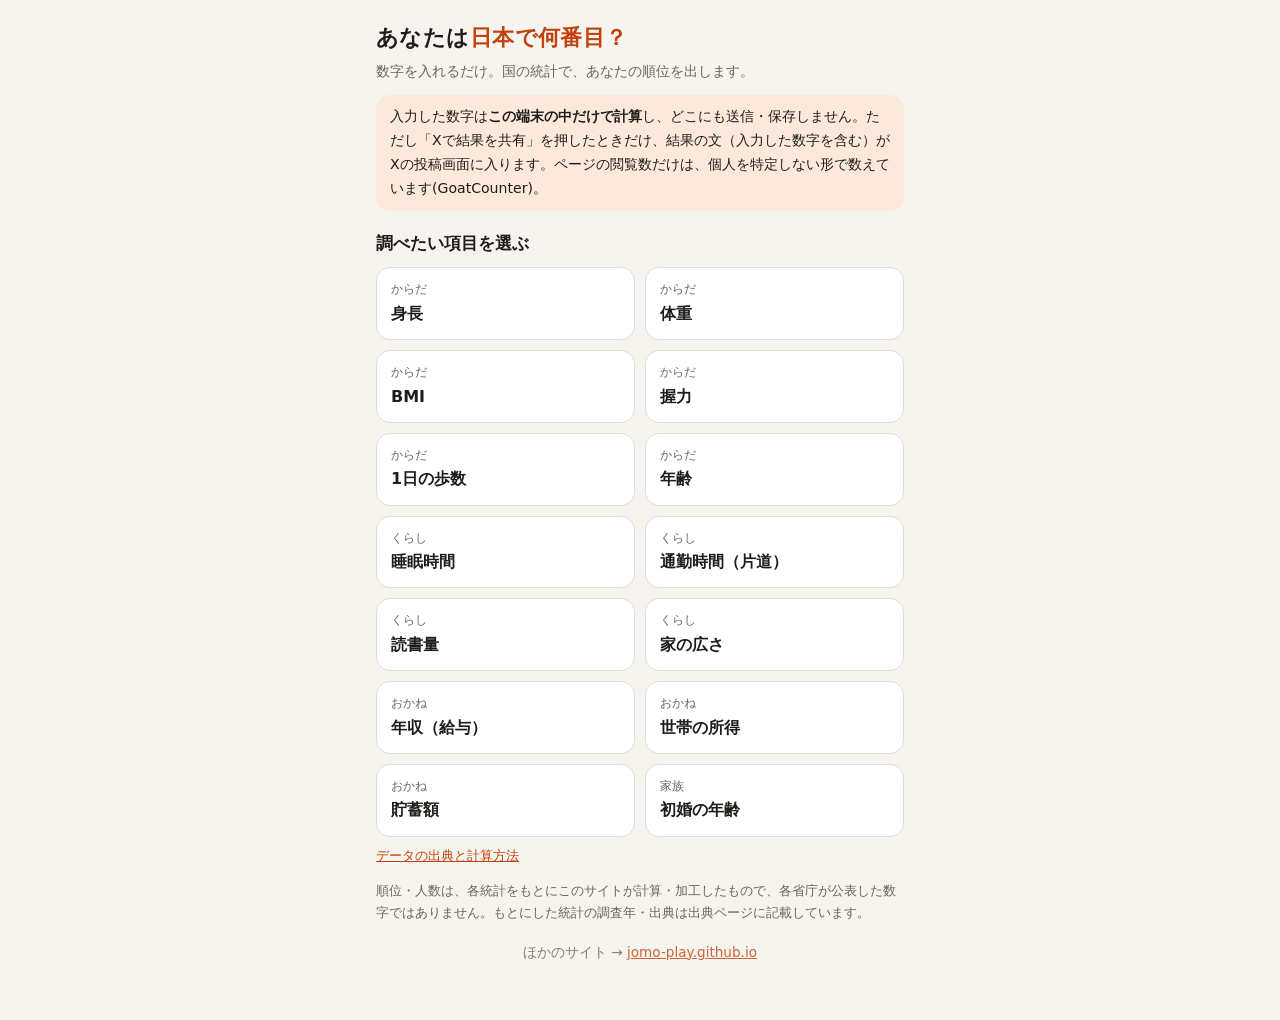
<file: index.html>
<!doctype html>
<html lang="ja">
<head>
<meta charset="utf-8">
<meta name="viewport" content="width=device-width, initial-scale=1">
<title>あなたは日本で何番目？</title>
<meta name="description" content="身長・睡眠時間・年収・通勤時間などを入れると、日本の公的統計から「上位○%」「約○万人中○番目」がわかります。入力した数字は送信しません。">
<link rel="stylesheet" href="css/style.css">
</head>
<body>
<header class="site-header">
  <a class="brand" href="#">あなたは<span>日本で何番目？</span></a>
  <p class="tagline">数字を入れるだけ。国の統計で、あなたの順位を出します。</p>
</header>

<main id="app">
  <p class="privacy" role="note">入力した数字は<strong>この端末の中だけで計算</strong>し、どこにも送信・保存しません。ただし「Xで結果を共有」を押したときだけ、結果の文（入力した数字を含む）がXの投稿画面に入ります。ページの閲覧数だけは、個人を特定しない形で数えています(GoatCounter)。</p>

  <section id="view-home" aria-labelledby="home-title">
    <h1 id="home-title" class="section-title">調べたい項目を選ぶ</h1>
    <div id="item-list" class="item-list"></div>
  </section>

  <section id="view-item" hidden>
    <button type="button" class="back" id="back-btn">← 項目一覧へ</button>
    <h1 id="item-title" class="item-title"></h1>
    <form id="item-form" class="card" novalidate>
      <div id="filters"></div>
      <label class="field">
        <span id="question" class="q"></span>
        <span class="input-row">
          <input id="value" type="number" inputmode="decimal" required>
          <span id="unit" class="unit"></span>
        </span>
      </label>
      <p id="error" class="error" role="alert" hidden></p>
      <button type="submit" class="primary">順位を見る</button>
    </form>

    <div id="result" class="card result" hidden aria-live="polite"></div>

    <div class="ad-slot" aria-hidden="true">広告枠（準備中）</div>
  </section>
</main>

<footer class="site-footer">
  <a href="sources.html">データの出典と計算方法</a>
  <p>順位・人数は、各統計をもとにこのサイトが計算・加工したもので、各省庁が公表した数字ではありません。もとにした統計の調査年・出典は出典ページに記載しています。</p>
<p style="text-align:center;font-size:.85rem;margin:16px 0;opacity:.8">ほかのサイト → <a href="https://jomo-play.github.io/">jomo-play.github.io</a></p>
</footer>

<script src="js/core.js"></script>
<script src="data/population.js"></script>
<script src="data/manifest.js"></script>
<script src="js/app.js"></script>
<script data-goatcounter="https://jomo-play.goatcounter.com/count" async src="//gc.zgo.at/count.js"></script>
</body>
</html>
</file>
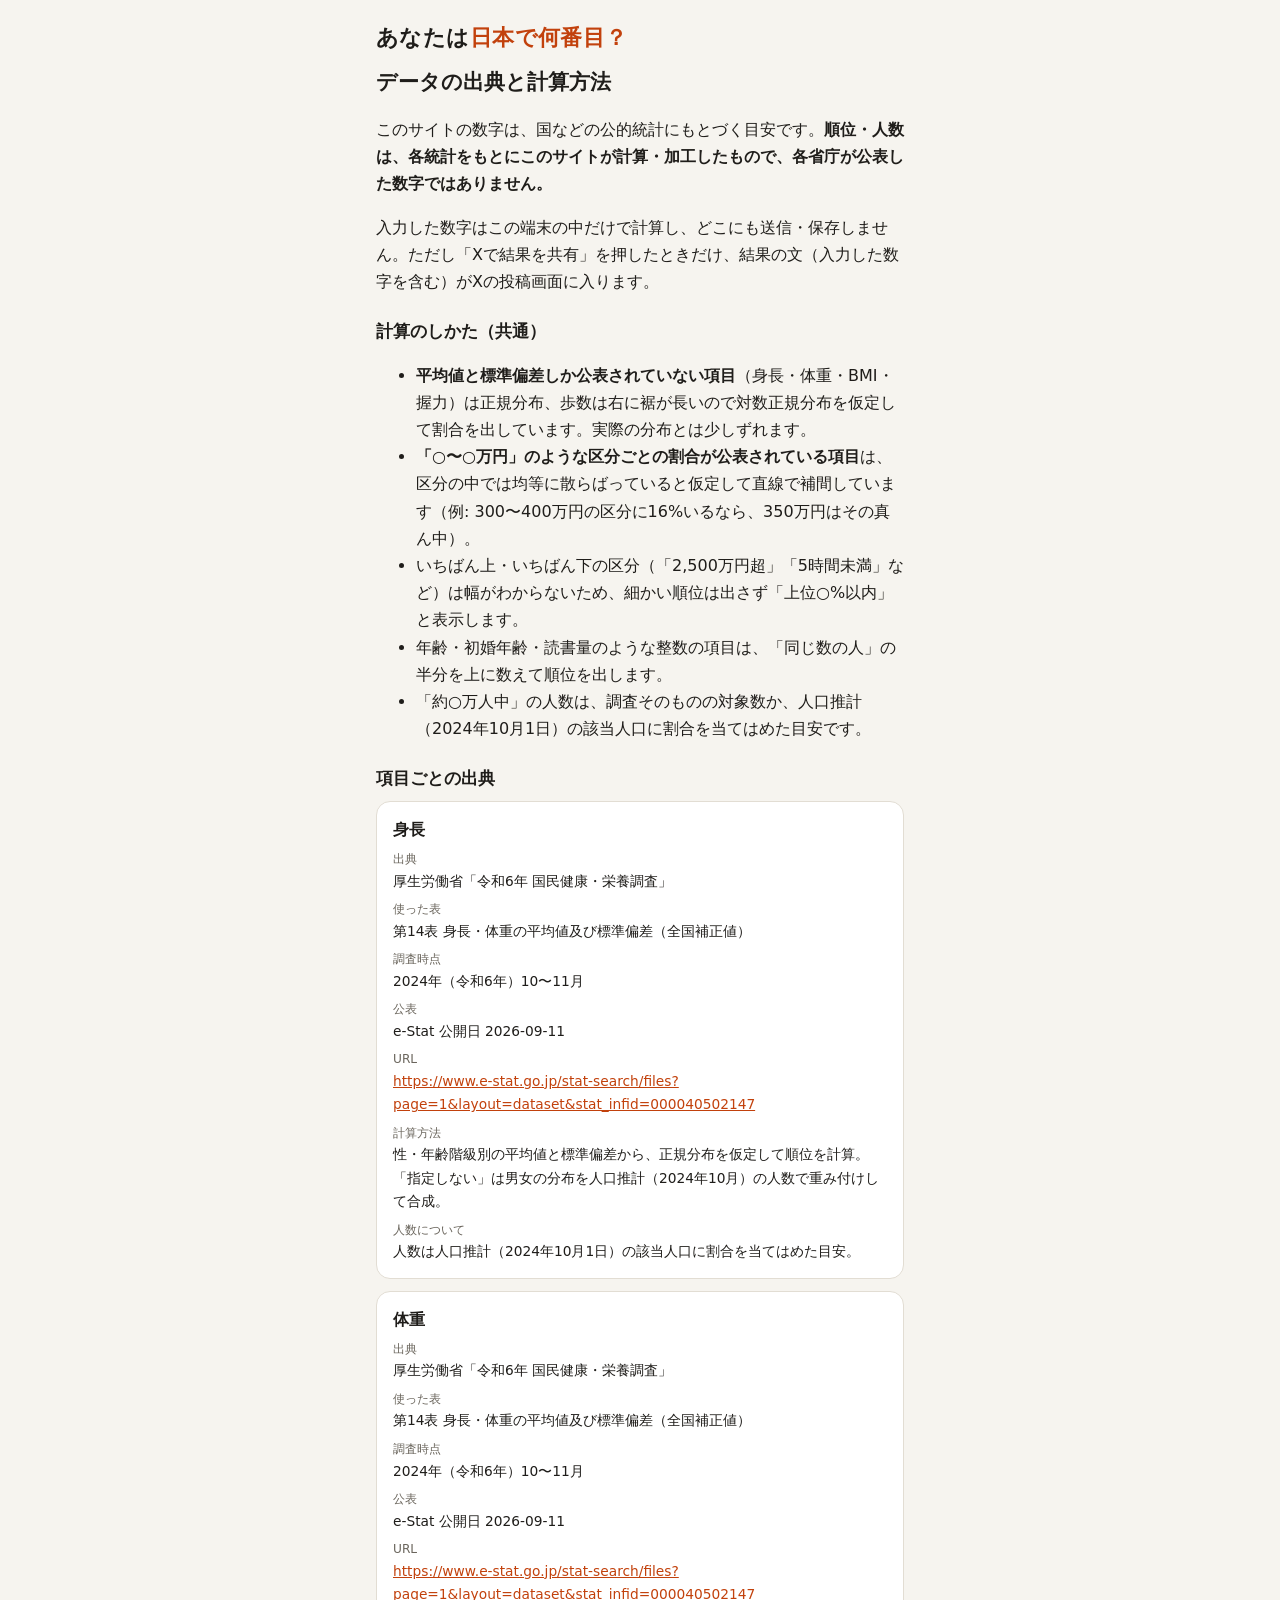
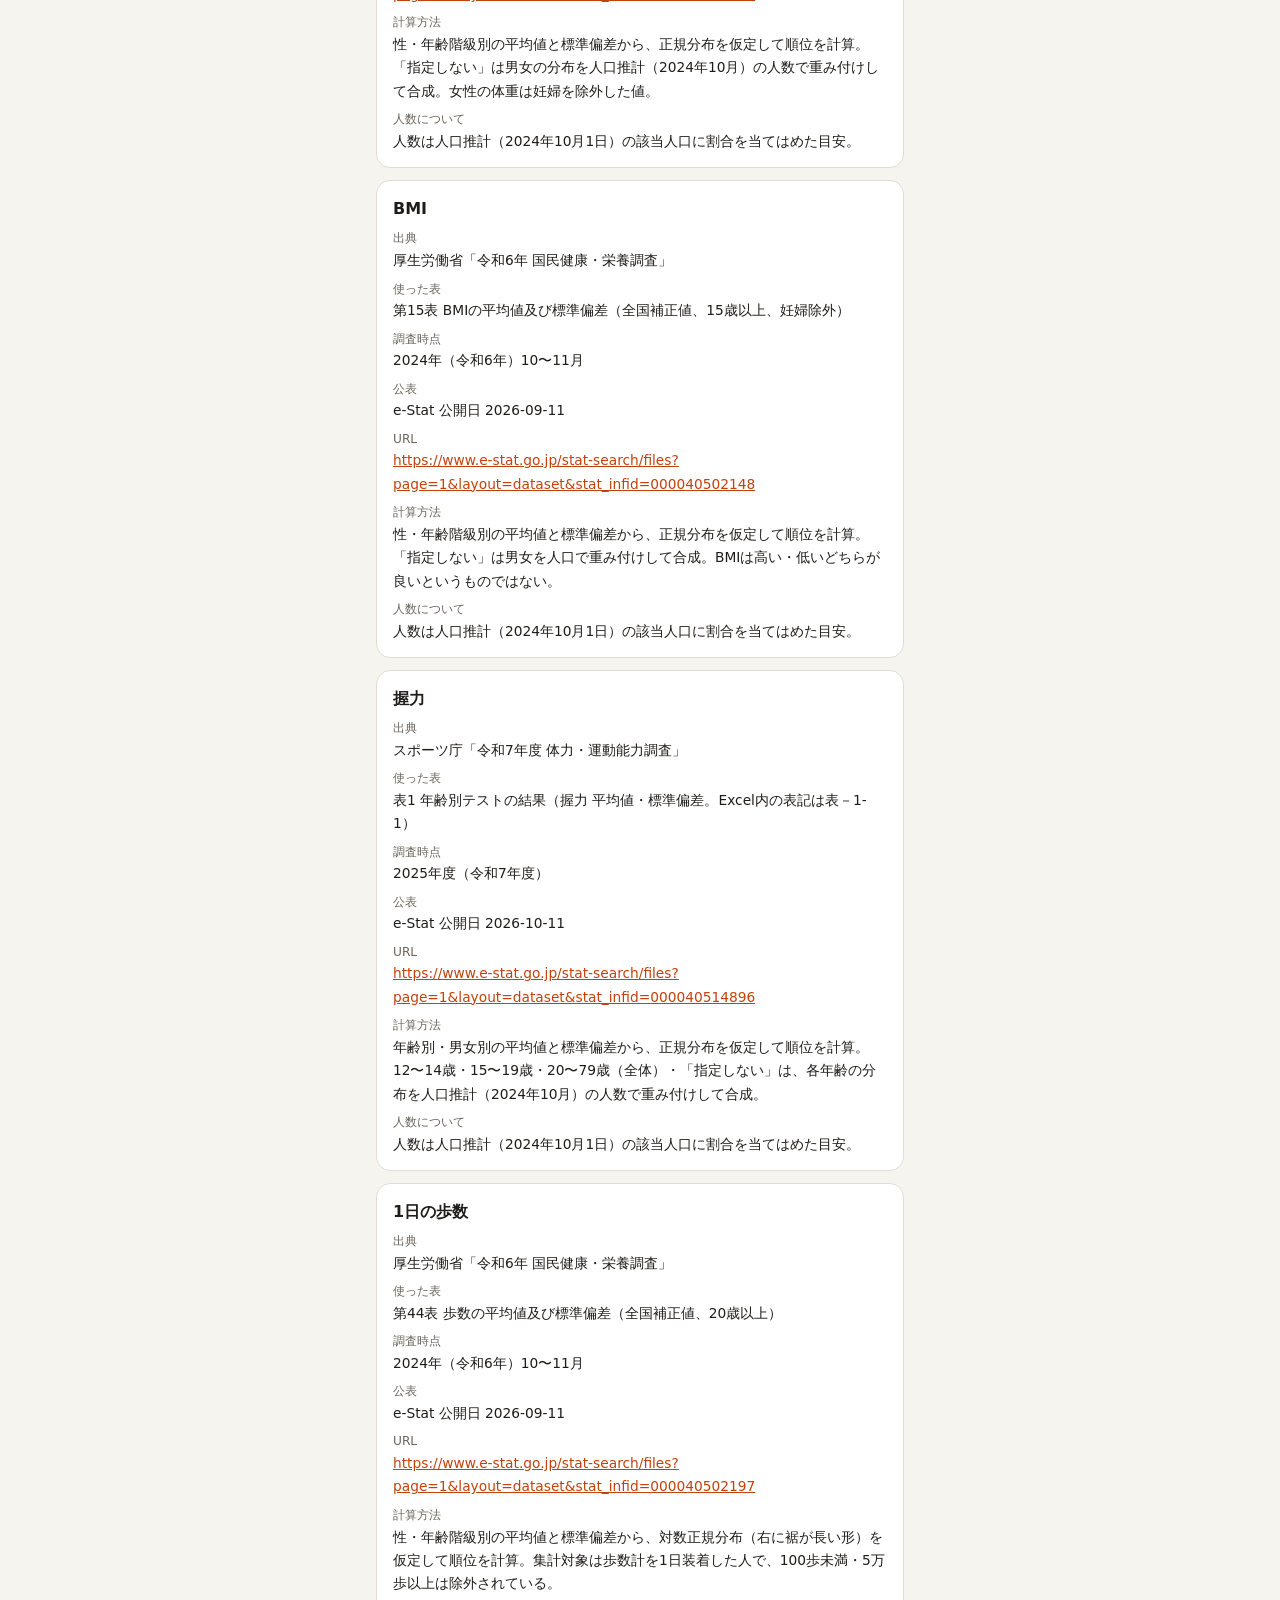
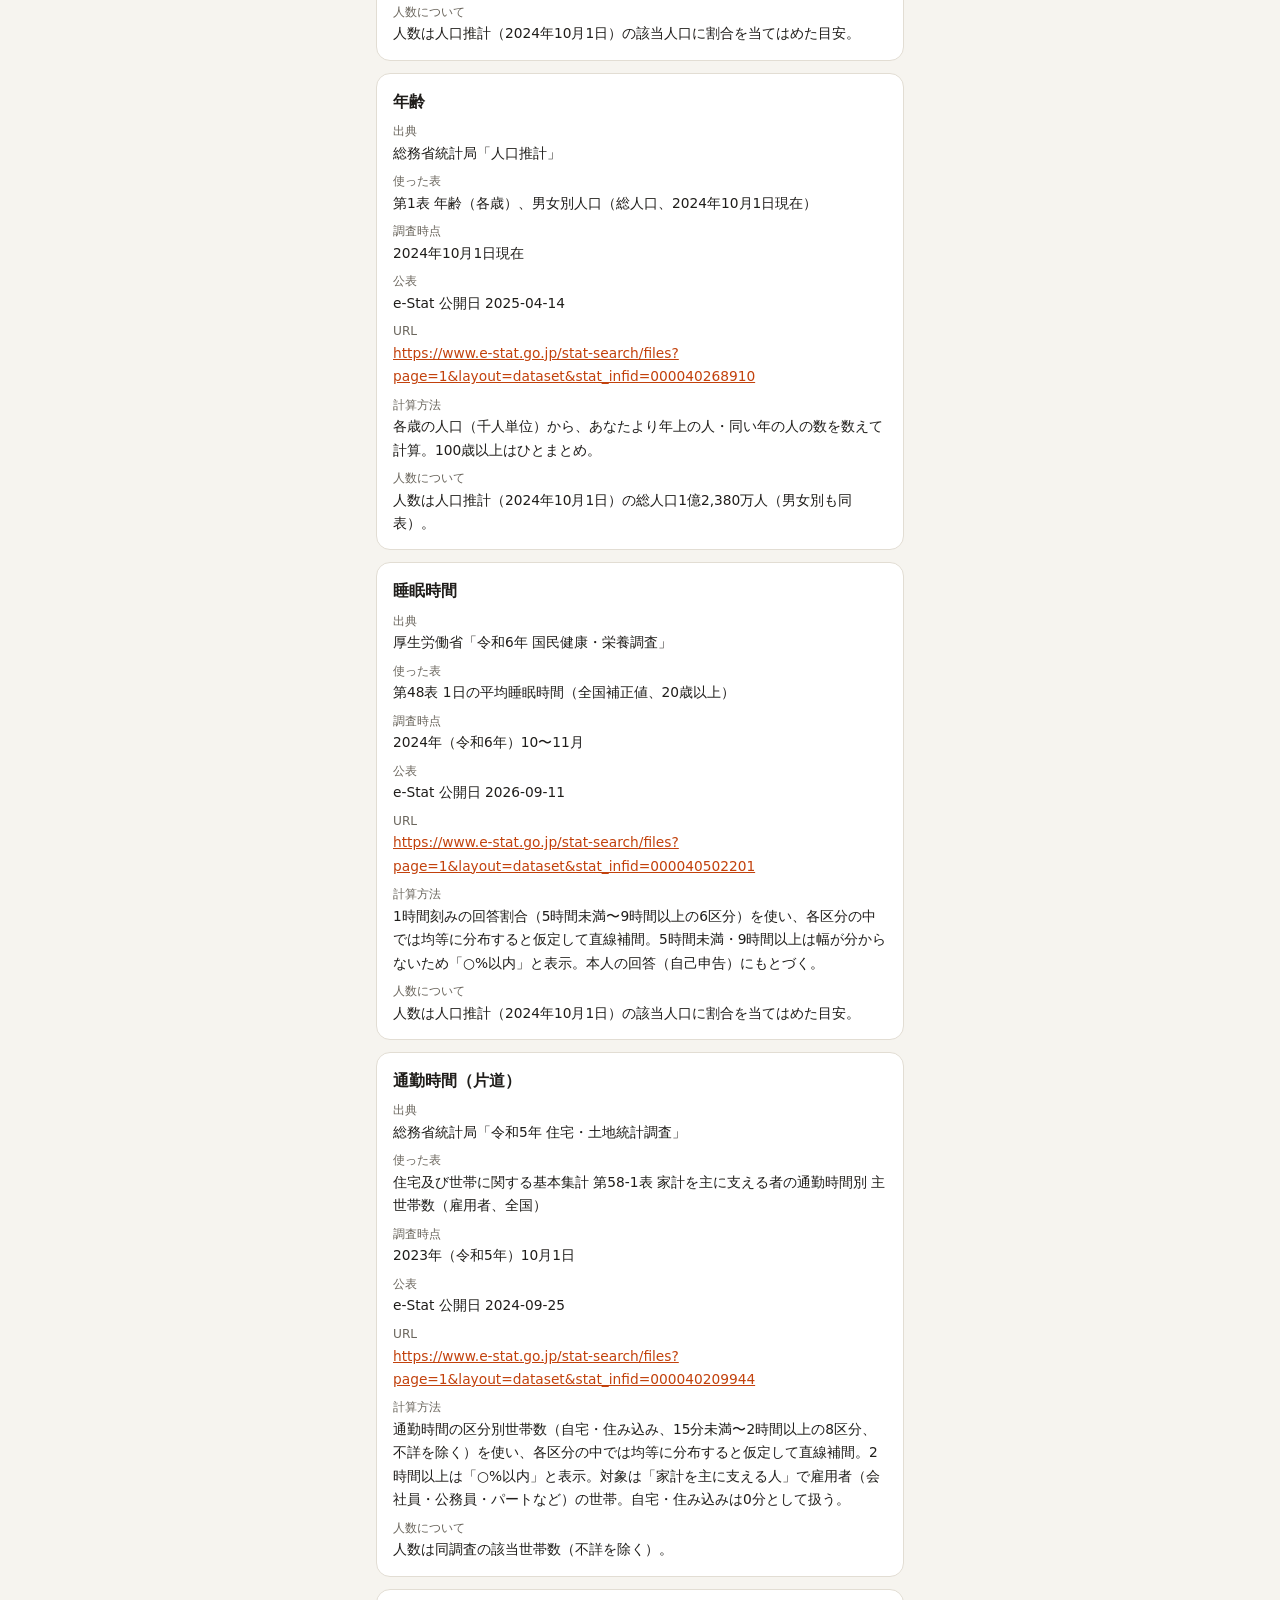
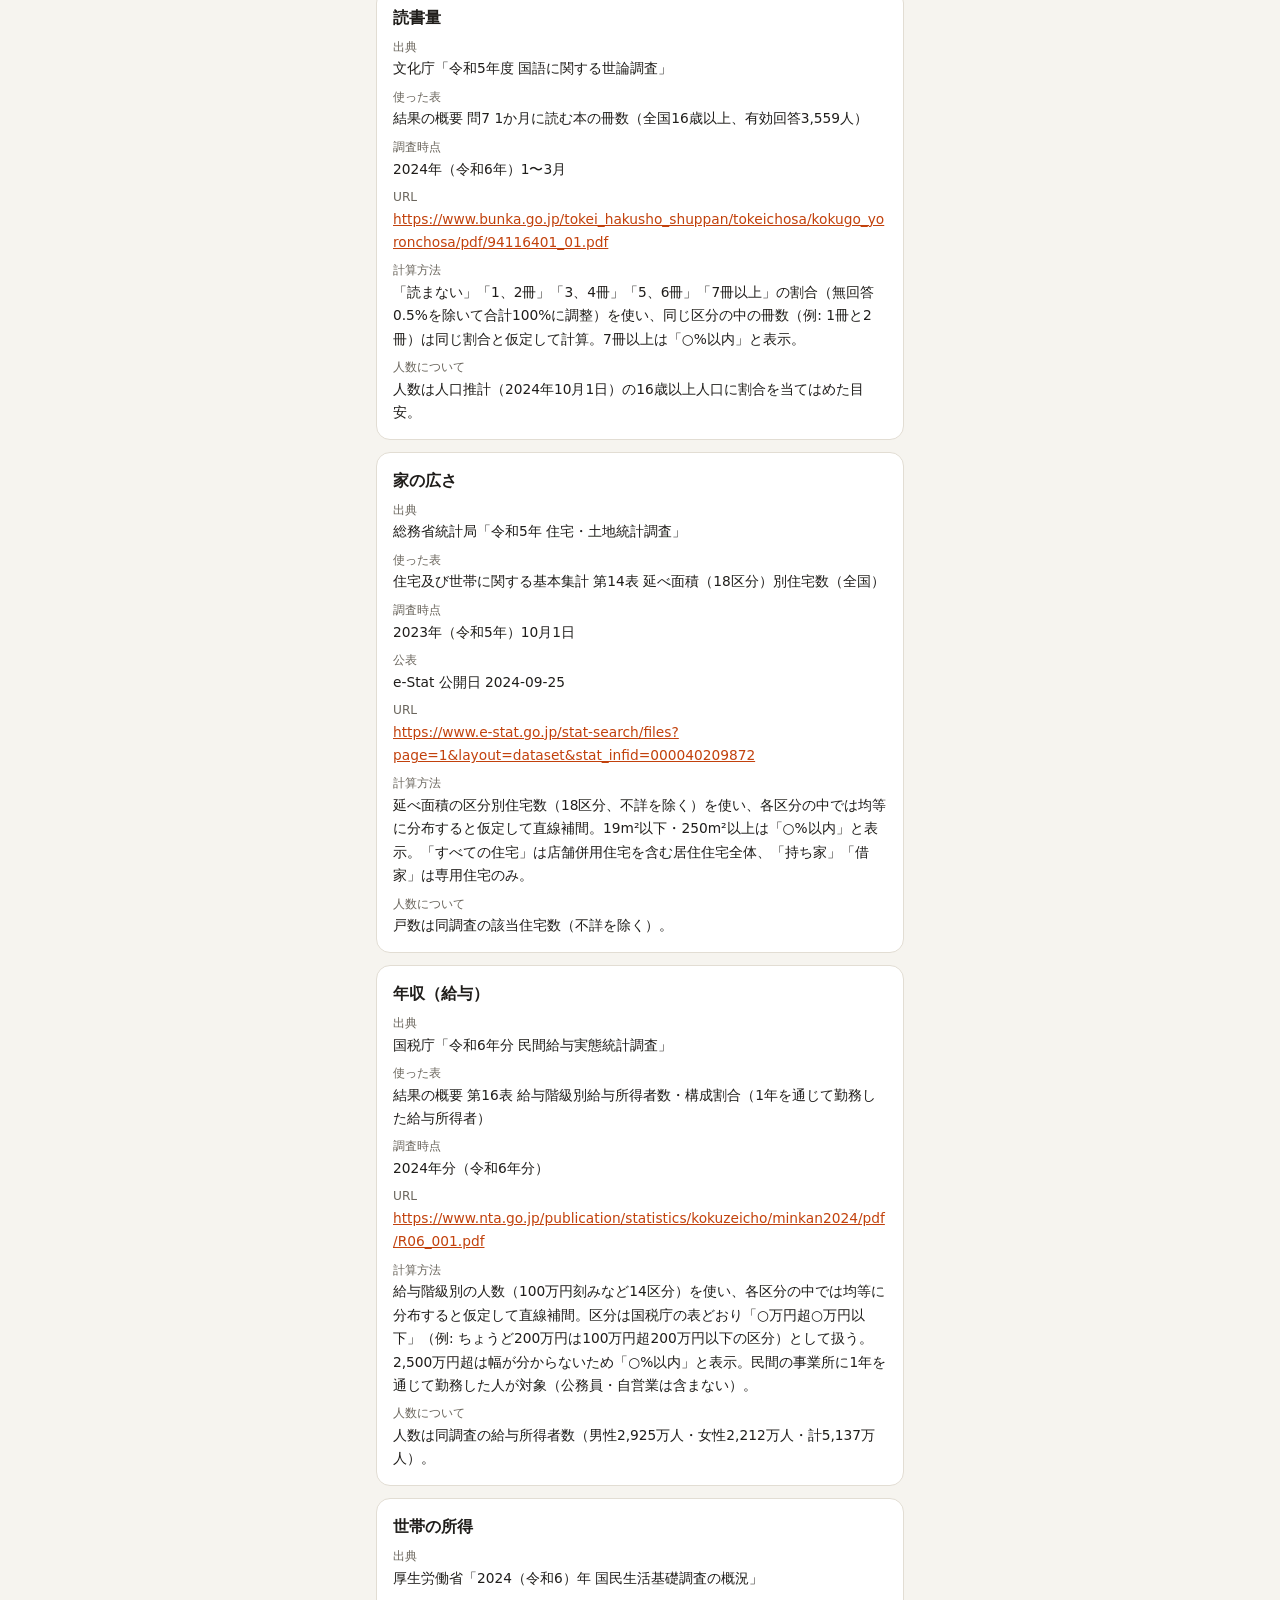
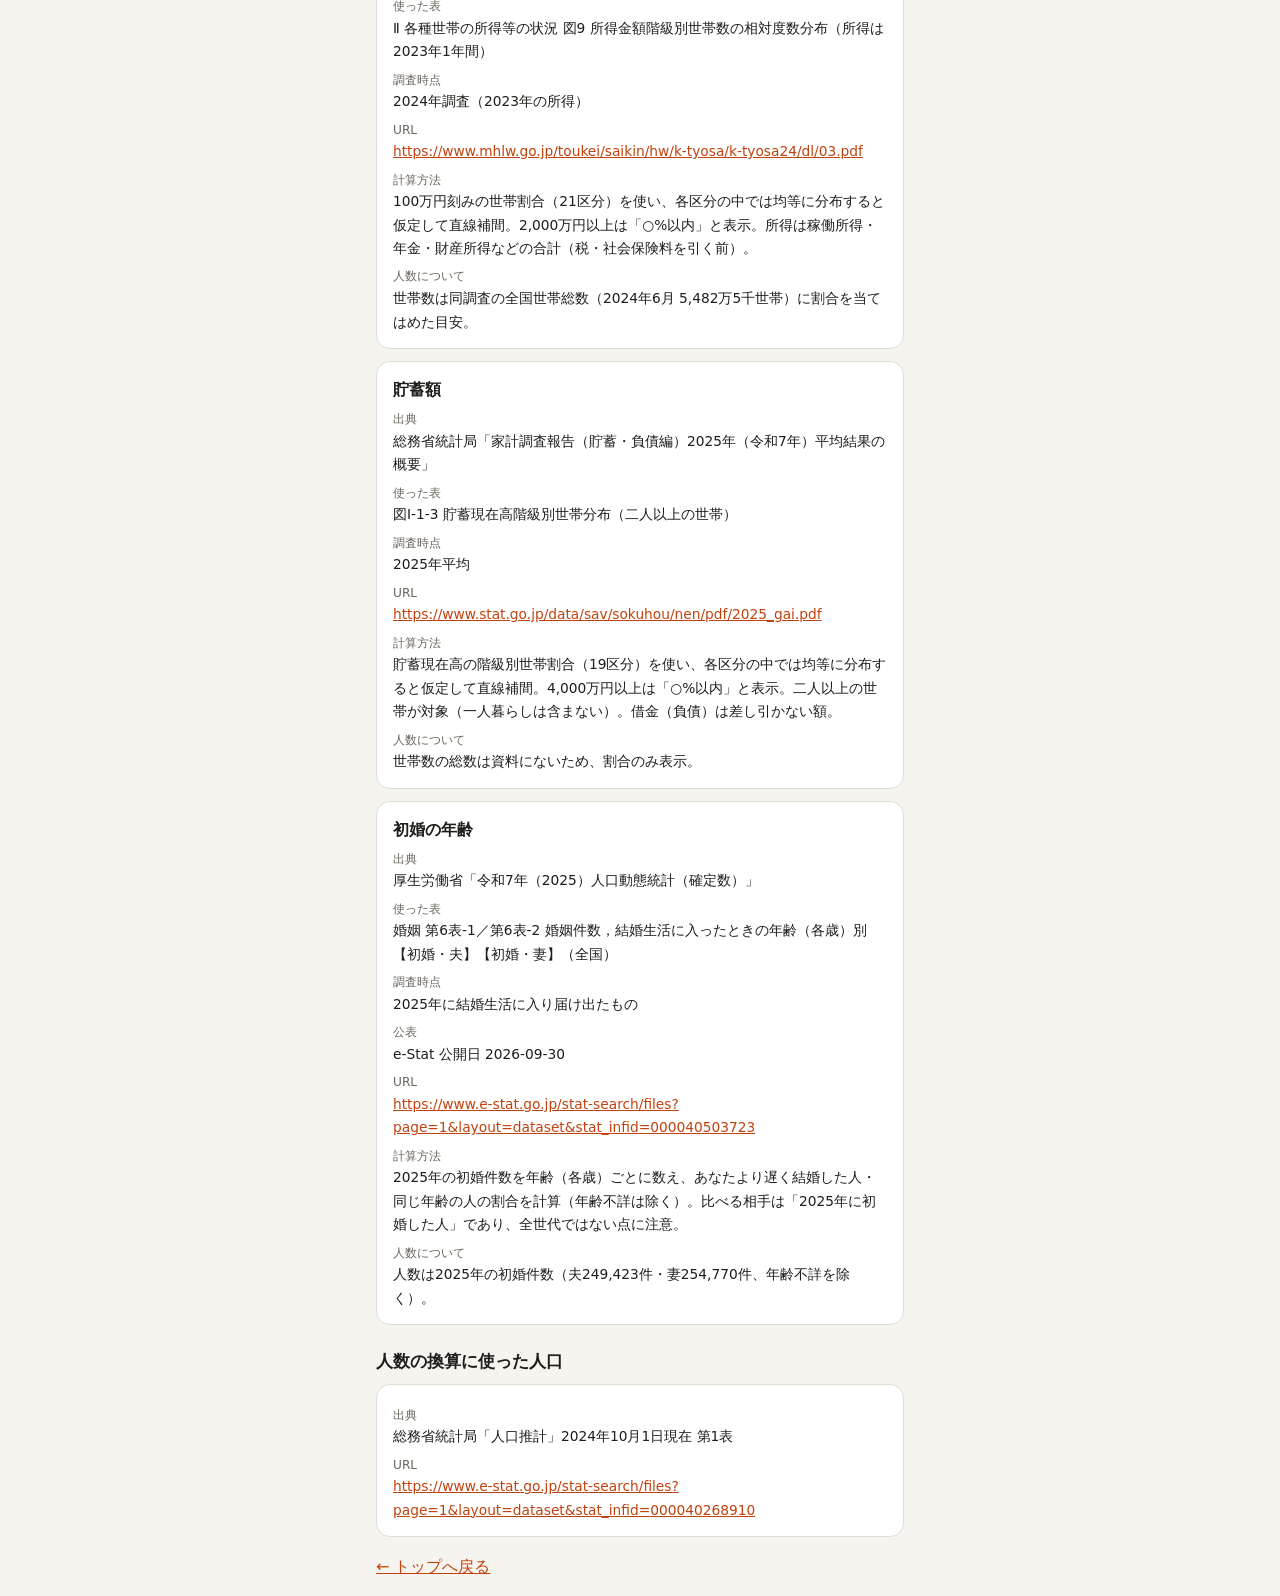
<file: sources.html>
<!doctype html>
<html lang="ja">
<head>
<meta charset="utf-8">
<meta name="viewport" content="width=device-width, initial-scale=1">
<title>データの出典 | あなたは日本で何番目？</title>
<link rel="stylesheet" href="css/style.css">
</head>
<body>
<header class="site-header">
  <a class="brand" href="index.html">あなたは<span>日本で何番目？</span></a>
</header>
<main class="page">
  <h1>データの出典と計算方法</h1>
  <p>このサイトの数字は、国などの公的統計にもとづく目安です。<strong>順位・人数は、各統計をもとにこのサイトが計算・加工したもので、各省庁が公表した数字ではありません。</strong></p>
  <p>入力した数字はこの端末の中だけで計算し、どこにも送信・保存しません。ただし「Xで結果を共有」を押したときだけ、結果の文（入力した数字を含む）がXの投稿画面に入ります。</p>

  <h2>計算のしかた（共通）</h2>
  <ul>
    <li><b>平均値と標準偏差しか公表されていない項目</b>（身長・体重・BMI・握力）は正規分布、歩数は右に裾が長いので対数正規分布を仮定して割合を出しています。実際の分布とは少しずれます。</li>
    <li><b>「○〜○万円」のような区分ごとの割合が公表されている項目</b>は、区分の中では均等に散らばっていると仮定して直線で補間しています（例: 300〜400万円の区分に16%いるなら、350万円はその真ん中）。</li>
    <li>いちばん上・いちばん下の区分（「2,500万円超」「5時間未満」など）は幅がわからないため、細かい順位は出さず「上位○%以内」と表示します。</li>
    <li>年齢・初婚年齢・読書量のような整数の項目は、「同じ数の人」の半分を上に数えて順位を出します。</li>
    <li>「約○万人中」の人数は、調査そのものの対象数か、人口推計（2024年10月1日）の該当人口に割合を当てはめた目安です。</li>
  </ul>

  <h2>項目ごとの出典</h2>
  <div id="list"></div>

  <h2>人数の換算に使った人口</h2>
  <div class="src" id="pop"></div>

  <p><a href="index.html">← トップへ戻る</a></p>
</main>
<script src="js/core.js"></script>
<script src="data/population.js"></script>
<script src="data/manifest.js"></script>
<script>
(function () {
  function el(tag, text) { var e = document.createElement(tag); if (text != null) e.textContent = text; return e; }
  function row(dl, k, v, href) {
    dl.appendChild(el('dt', k));
    var dd = el('dd');
    if (href) { var a = el('a', v); a.href = href; a.target = '_blank'; a.rel = 'noopener'; dd.appendChild(a); }
    else dd.textContent = v;
    dl.appendChild(dd);
  }
  JapanRank.loadItems(window.JAPAN_RANK_MANIFEST || [], 'data/items/', function () {
    var list = document.getElementById('list');
    JapanRank.items().forEach(function (it) {
      var box = el('section'); box.className = 'src'; box.id = it.id;
      box.appendChild(el('h3', it.title));
      var dl = el('dl');
      row(dl, '出典', it.source.name);
      row(dl, '使った表', it.source.table);
      row(dl, '調査時点', it.source.year);
      if (it.source.published) row(dl, '公表', it.source.published);
      row(dl, 'URL', it.source.url, it.source.url);
      row(dl, '計算方法', it.method);
      if (it.popNote) row(dl, '人数について', it.popNote);
      box.appendChild(dl);
      list.appendChild(box);
    });
    var p = JapanRank.population();
    var pop = document.getElementById('pop');
    var dl = el('dl');
    row(dl, '出典', p.source);
    row(dl, 'URL', p.url, p.url);
    pop.appendChild(dl);
    if (location.hash) { var t = document.getElementById(location.hash.slice(1)); if (t) t.scrollIntoView(); }
  });
})();
</script>
<script data-goatcounter="https://jomo-play.goatcounter.com/count" async src="//gc.zgo.at/count.js"></script>
</body>
</html>
</file>
<file: css/style.css>
:root {
  --bg: #f6f4ef;
  --surface: #ffffff;
  --text: #1f1d1a;
  --muted: #6a655c;
  --line: #e2ddd3;
  --accent: #c2410c;
  --accent-soft: #fde8dc;
  --accent-text: #ffffff;
  --good: #166534;
  --bar: #e9e4da;
  --radius: 14px;
}
@media (prefers-color-scheme: dark) {
  :root:not([data-theme="light"]) {
    --bg: #161513;
    --surface: #211f1c;
    --text: #f1ede6;
    --muted: #a8a196;
    --line: #38342e;
    --accent: #fb8a4c;
    --accent-soft: #3a2518;
    --accent-text: #1a0f08;
    --good: #86efac;
    --bar: #33302b;
  }
}
:root[data-theme="dark"] {
  --bg: #161513;
  --surface: #211f1c;
  --text: #f1ede6;
  --muted: #a8a196;
  --line: #38342e;
  --accent: #fb8a4c;
  --accent-soft: #3a2518;
  --accent-text: #1a0f08;
  --good: #86efac;
  --bar: #33302b;
}

* { box-sizing: border-box; }
html { -webkit-text-size-adjust: 100%; }
body {
  margin: 0;
  background: var(--bg);
  color: var(--text);
  font-family: system-ui, -apple-system, "Hiragino Sans", "Hiragino Kaku Gothic ProN", "Noto Sans JP", "Yu Gothic", sans-serif;
  line-height: 1.7;
  font-size: 16px;
}
a { color: var(--accent); }

.site-header, #app, .site-footer, .page {
  max-width: 560px;
  margin: 0 auto;
  padding: 0 16px;
}
.site-header { padding-top: 20px; }
.brand {
  display: inline-block;
  font-weight: 800;
  font-size: 1.35rem;
  text-decoration: none;
  color: var(--text);
  letter-spacing: .02em;
}
.brand span { color: var(--accent); }
.tagline { margin: 2px 0 12px; color: var(--muted); font-size: .9rem; }

.privacy {
  background: var(--accent-soft);
  border-radius: var(--radius);
  padding: 10px 14px;
  font-size: .88rem;
  margin: 0 0 18px;
}

.section-title { font-size: 1.05rem; margin: 0 0 10px; }

.item-list {
  display: grid;
  grid-template-columns: repeat(2, minmax(0, 1fr));
  gap: 10px;
}
.item-card {
  display: block;
  width: 100%;
  text-align: left;
  background: var(--surface);
  border: 1px solid var(--line);
  border-radius: var(--radius);
  padding: 12px 14px;
  color: var(--text);
  font: inherit;
  cursor: pointer;
  min-height: 72px;
}
.item-card:hover, .item-card:focus-visible { border-color: var(--accent); outline: none; }
.item-card .cat { display: block; font-size: .72rem; color: var(--muted); }
.item-card .name { display: block; font-weight: 700; font-size: 1rem; }

.back {
  background: none; border: 0; padding: 4px 0; color: var(--accent);
  font: inherit; font-size: .92rem; cursor: pointer;
}
.item-title { font-size: 1.4rem; margin: 6px 0 12px; }

.card {
  background: var(--surface);
  border: 1px solid var(--line);
  border-radius: var(--radius);
  padding: 16px;
  margin-bottom: 16px;
}
.filter { margin-bottom: 14px; }
.filter .label { display: block; font-size: .85rem; color: var(--muted); margin-bottom: 6px; }
.chips { display: flex; flex-wrap: wrap; gap: 6px; }
.chips input { position: absolute; opacity: 0; pointer-events: none; }
.chips label span {
  display: inline-block;
  padding: 6px 12px;
  border: 1px solid var(--line);
  border-radius: 999px;
  font-size: .88rem;
  cursor: pointer;
  background: var(--bg);
}
.chips input:checked + span { background: var(--accent); color: var(--accent-text); border-color: var(--accent); }
.chips input:focus-visible + span { outline: 2px solid var(--accent); outline-offset: 2px; }
select {
  width: 100%;
  font: inherit;
  padding: 10px 12px;
  border-radius: 10px;
  border: 1px solid var(--line);
  background: var(--bg);
  color: var(--text);
}

.field { display: block; margin-bottom: 12px; }
.field .q { display: block; font-weight: 700; margin-bottom: 8px; }
.input-row { display: flex; align-items: center; gap: 8px; }
.input-row input {
  flex: 1;
  min-width: 0;
  font: inherit;
  font-size: 1.4rem;
  padding: 10px 12px;
  border-radius: 10px;
  border: 1px solid var(--line);
  background: var(--bg);
  color: var(--text);
}
.input-row input:focus { outline: 2px solid var(--accent); outline-offset: 1px; }
.unit { font-weight: 700; color: var(--muted); white-space: nowrap; }
.error { color: var(--accent); font-size: .9rem; margin: 0 0 10px; }

.primary {
  display: block;
  width: 100%;
  font: inherit;
  font-weight: 700;
  font-size: 1.05rem;
  padding: 13px;
  border: 0;
  border-radius: 12px;
  background: var(--accent);
  color: var(--accent-text);
  cursor: pointer;
}
.secondary {
  display: block;
  width: 100%;
  text-align: center;
  font: inherit;
  font-weight: 700;
  padding: 12px;
  border-radius: 12px;
  border: 1px solid var(--line);
  background: var(--bg);
  color: var(--text);
  text-decoration: none;
  cursor: pointer;
  margin-top: 10px;
}

.result .lead { margin: 0; color: var(--muted); font-size: .92rem; }
.result .big {
  font-size: 2.6rem;
  font-weight: 800;
  line-height: 1.2;
  margin: 4px 0 2px;
  color: var(--accent);
  font-variant-numeric: tabular-nums;
}
.result .big small { font-size: 1rem; color: var(--text); font-weight: 700; }
.result .sub { margin: 0 0 12px; font-weight: 700; }
.result .class100 { margin: 0 0 12px; }
.meter { margin: 14px 0 6px; }
.meter .track {
  position: relative;
  height: 12px;
  border-radius: 999px;
  background: var(--bar);
}
.meter .dot {
  position: absolute;
  top: 50%;
  width: 20px; height: 20px;
  margin-left: -10px; margin-top: -10px;
  border-radius: 50%;
  background: var(--accent);
  border: 3px solid var(--surface);
}
.meter .ends { display: flex; justify-content: space-between; font-size: .75rem; color: var(--muted); margin-top: 4px; }
.breakdown { font-size: .88rem; color: var(--muted); margin: 8px 0; }
.note { font-size: .8rem; color: var(--muted); margin: 12px 0 0; }
.share {
  display: block;
  text-align: center;
  font-weight: 700;
  padding: 12px;
  border-radius: 12px;
  background: var(--text);
  color: var(--bg);
  text-decoration: none;
  margin-top: 14px;
}

.ad-slot {
  min-height: 100px;
  border: 1px dashed var(--line);
  border-radius: var(--radius);
  color: var(--muted);
  font-size: .8rem;
  display: flex;
  align-items: center;
  justify-content: center;
  margin: 8px 0 24px;
}

.site-footer {
  padding-top: 8px;
  padding-bottom: 40px;
  font-size: .82rem;
  color: var(--muted);
}

/* 出典ページ */
.page h1 { font-size: 1.3rem; margin: 8px 0 12px; }
.page h2 { font-size: 1.05rem; margin: 22px 0 8px; }
.src { background: var(--surface); border: 1px solid var(--line); border-radius: var(--radius); padding: 14px 16px; margin-bottom: 12px; }
.src h3 { margin: 0 0 6px; font-size: 1rem; }
.src dl { margin: 0; font-size: .86rem; }
.src dt { color: var(--muted); font-size: .76rem; margin-top: 6px; }
.src dd { margin: 0; overflow-wrap: anywhere; }
</file>
